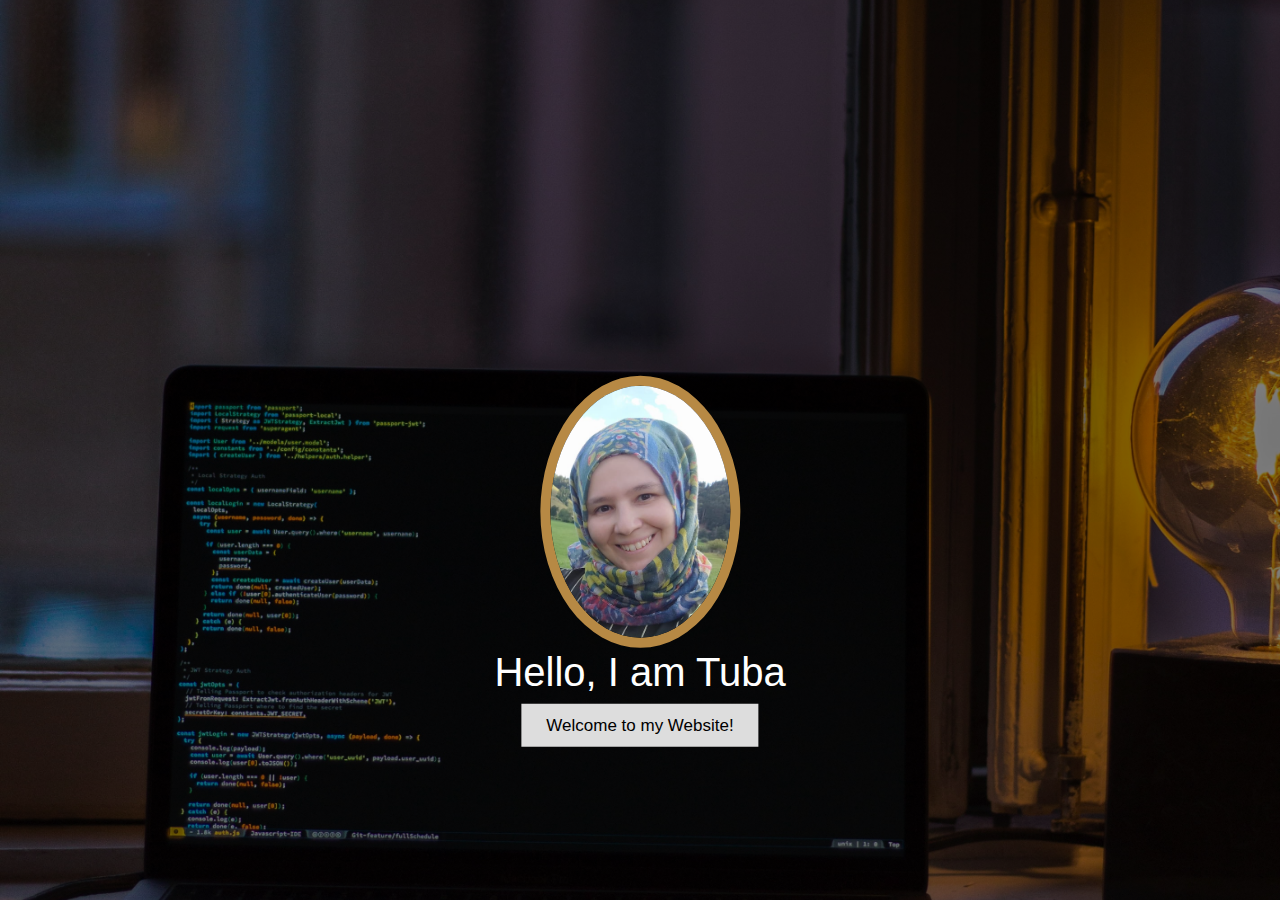
<file: index.html>
<!DOCTYPE html>
<html lang="en">
<head>
    <meta charset="UTF-8">
    <meta http-equiv="X-UA-Compatible" content="IE=edge">
    <meta name="viewport" content="width=device-width, initial-scale=1.0">
    <link rel="stylesheet" href="https://stackpath.bootstrapcdn.com/bootstrap/4.1.3/css/bootstrap.min.css">
    <title>Web Portfolio of Tuba </title>
    <link rel="stylesheet" href="css/styles.css">
</head>
<body>
    

    <main>
        <div class="hero-image">
            <div class="hero-text">
              <div id="my_photo">
                <img src="./my_photo2.png" alt="my_photo.png" width="200px" >
              </div>
              <h1>Hello, I am Tuba</h1>
              <!-- <p>And I'm a Machine Learning Engineer</p> -->
              <a href="./Home/index.html"> Welcome to my Website!</a>

            </div>
          </div>
        <!-- <h1>My Portfolio Website </h1> -->


        <section>

        </section>


    </main>
 


    <script src="script.js"></script>
    <script src="https://code.jquery.com/jquery-3.3.1.slim.min.js"></script>
    <script src="https://cdnjs.cloudflare.com/ajax/libs/popper.js/1.14.3/umd/popper.min.js"></script>
    <script src="https://stackpath.bootstrapcdn.com/bootstrap/4.1.3/js/bootstrap.min.js"></script>
    
</body>
</html>
</file>
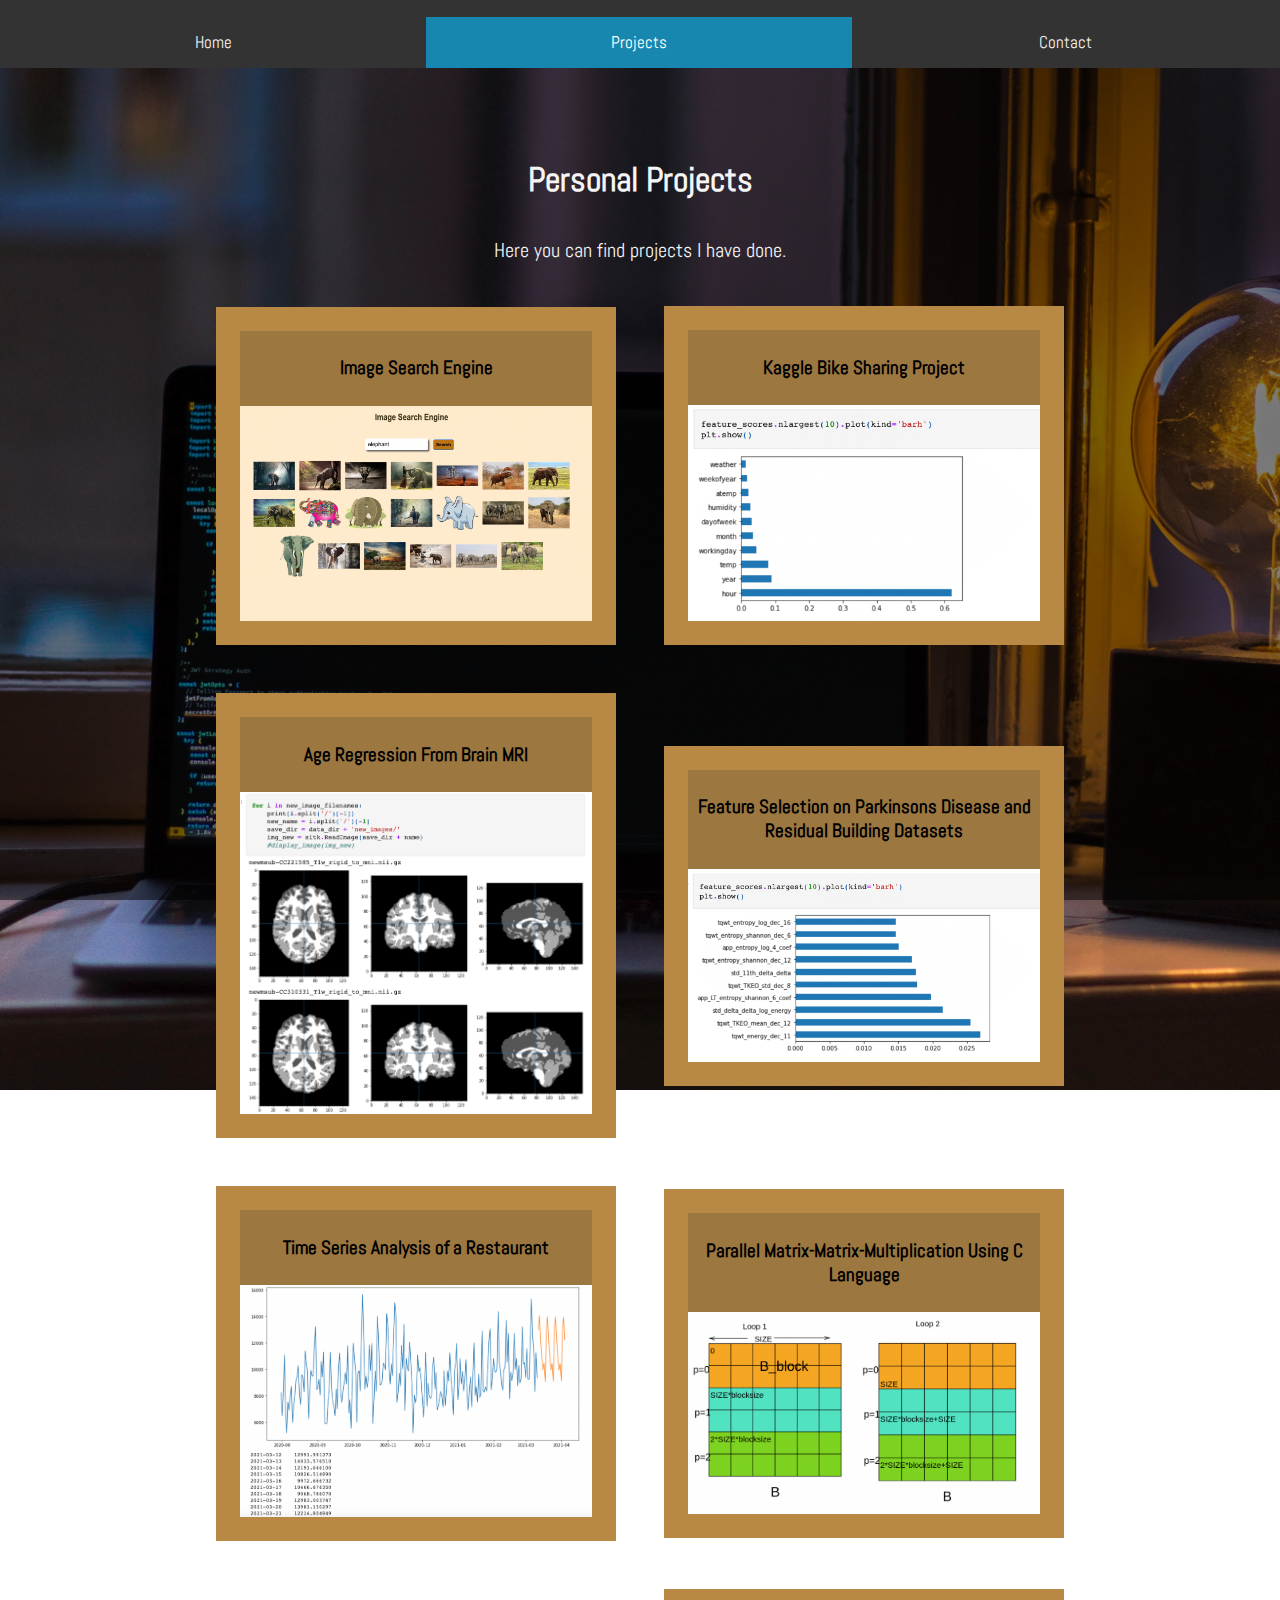
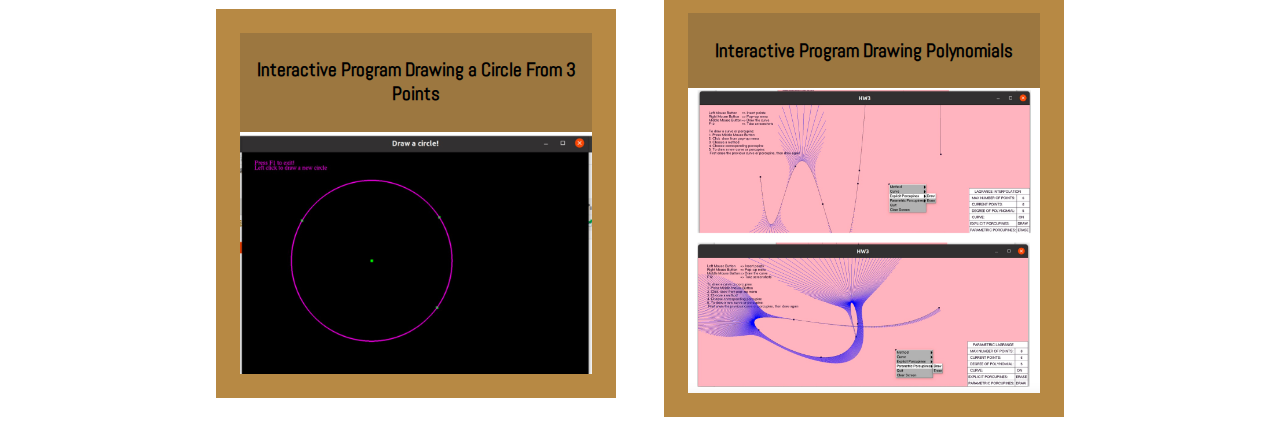
<file: projects/index.html>
<!DOCTYPE html>
<html lang="en">
<head>
    <meta charset="UTF-8">
    <meta http-equiv="X-UA-Compatible" content="IE=edge">
    <meta name="viewport" content="width=device-width, initial-scale=1.0">
    <!-- <link rel="stylesheet" href="https://stackpath.bootstrapcdn.com/bootstrap/4.1.3/css/bootstrap.min.css"> -->
    <!-- <link rel="preconnect" href="https://fonts.googleapis.com"> -->
    <!-- <link rel="preconnect" href="https://fonts.gstatic.com" crossorigin> -->
    <link href="https://fonts.googleapis.com/css2?family=Abel&family=Medula+One&display=swap" rel="stylesheet"> 
    <!-- <link rel="stylesheet" href="https://cdnjs.cloudflare.com/ajax/libs/font-awesome/4.7.0/css/font-awesome.min.css"> -->
    <!-- <link rel="stylesheet" href="../css/styles.css"> -->
    

    <link rel="stylesheet" href="projects.css">
    <link rel="stylesheet" href="/projects/bike_sharing/style.css">
    <!-- <link rel="stylesheet" href="../Home/styles.css"> -->

    <title>Projects - Portfolio of Tuba</title>
</head>
<body>
        <!-- <header> -->
            <nav class="navbar">
                <!-- <div id="navbarMenu"> -->
                       <ul class="navbar-nav">
                            <li><a class="nav-link" href="/Home">Home</a></li>
                            <li><a class="nav-link active" href="/projects">Projects</a></li>
                            <li><a class="nav-link" href="/Contact/">Contact</a></li>
                            <!-- <li><a href="javascript:void(0);" class="icon" onclick="myFunction()">  -->
                                    <i class="fa fa-bars"></i>
                                </a>
                            </li>
                       </ul>
                <!-- </div> -->
            </nav>
        <!-- </header> -->
    

    <div class="hero-image" class="container" > 
        <!-- <h1 class="title"> Projects</h1>
        <p>Here you will soon find my projects.</p> -->
        <header>
            <h1>Personal Projects</h1>
        </header>
        <main >

            <p>Here you can find projects I have done. </p>

            <section id="projects_list">

            </section>
            <!-- <ul>
                <li><a  class="project-item" data-toggle="modal"    href="">
                    <span class="title">
                        <span class="content">
                            <h4> Time Series Analysis of a Restaurant</h4>
                            <p>Time Series Analysis</p>
                        </span>                        
                    </span> 
                    <img class="img-fluid portfolio-img" src="/projects/fifth_project/time_series.png" alt="time_series_project">
                    </a>
                </li>
                <li><a  class="project-item" data-toggle="modal"    href="fourth_project">
                    <span class="title">
                        <span class="content">
                            <h4> Kaggle Bike Sharing Project</h4>
                            <p>Bike Sharing Demand: Forecast use of a city bikeshare system</p>
                        </span>                        
                    </span> 
                    <img class="img-fluid portfolio-img" src="/projects/fourth_project/bike_sharing.png" alt="bike_sharing">
                    </a>
                </li>
                <li><a  class="project-item" data-toggle="modal"    href="third_project">
                    <span class="title">
                        <span class="content">
                            <h4> Age Regression From Brain MRI</h4>
                            <p>Volume-based regression is implemented using brain structure segmentation.</p>
                        </span>                        
                    </span> 
                    <img class="img-fluid portfolio-img" src="/projects/third_project/brain.png" alt="porcupines">
                    </a>
                </li>
                <li><a  class="project-item" data-toggle="modal"    href="polynomial/">
                        <span class="title">
                            <span class="content">
                                <h4>Interactive Program Drawing Polynomials </h4>
                                <p>C language is used with OpenGL Graphics Library.</p>
                            </span>                        
                        </span> 
                        <img class="img-fluid portfolio-img" src="/projects/second_project/porc5.png" alt="porcupines">
                    </a>
                </li>
                <li><a  class="project-item" data-toggle="modal"    href="first_project">
                    <span class="title">
                        <span class="content">
                            <h4>Interactive Program Drawing a Circle From 3 Points </h4>
                            <p>C language is used with OpenGL Graphics Library.</p>
                        </span>                        
                    </span> 
                    <img class="img-fluid portfolio-img" src="/projects/first_project/circle.png" alt="porcupines">
                    </a>
                </li>
                
            </ul> -->
        </main>
        
        
    </div>   
        
 
    <script src="script.js"></script>
</body>
</html>
</file>
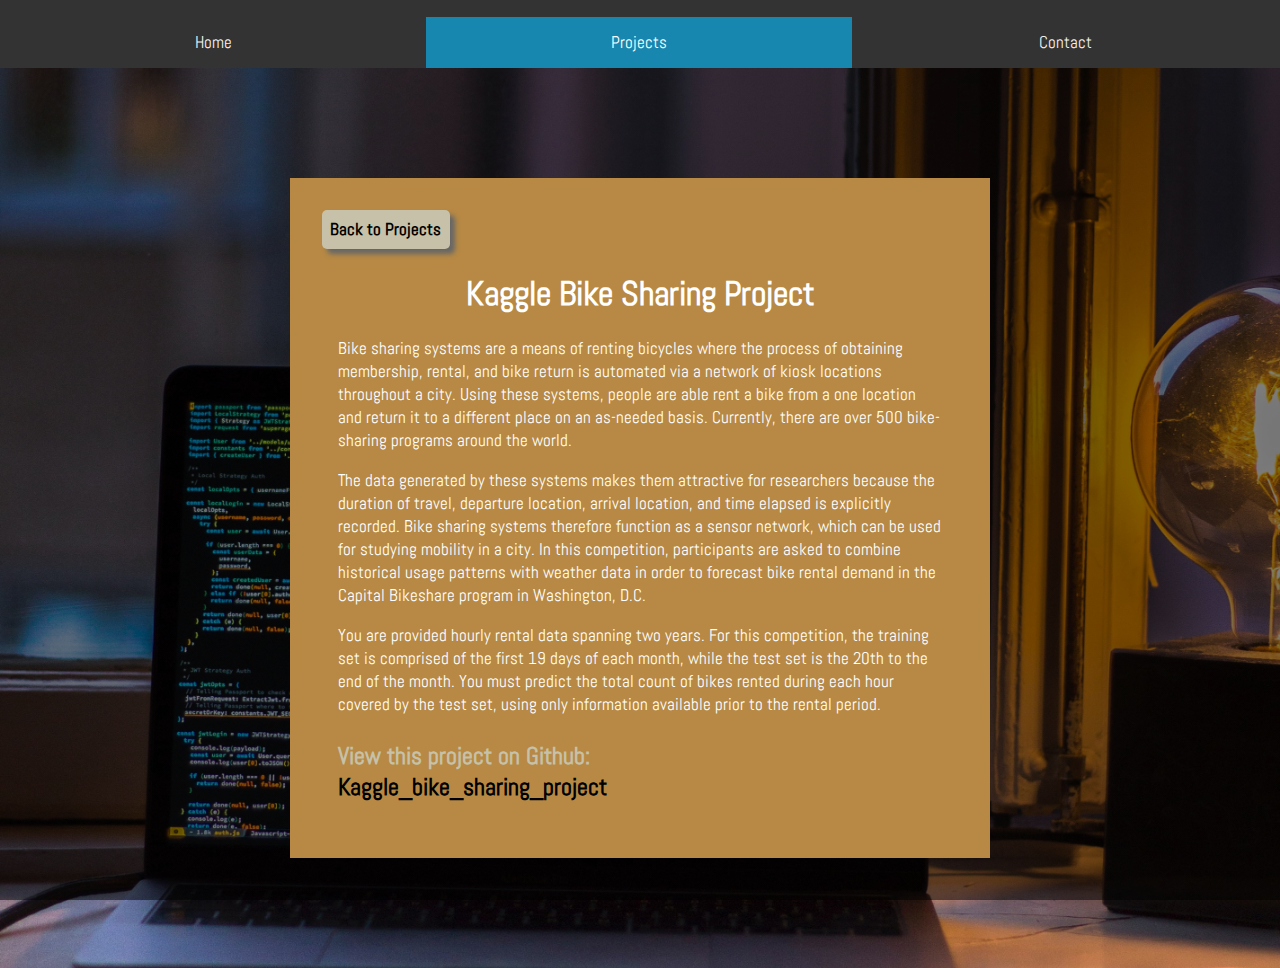
<file: projects/bike_sharing/index.html>
<!DOCTYPE html>
<html>
    <head>
       <meta charset="utf-8">
       <meta name="viewport" content="width = device-width, initial-scale=1">
       <!-- <link rel="preconnect" href="https://fonts.googleapis.com"> -->
        <!-- <link rel="preconnect" href="https://fonts.gstatic.com" crossorigin> -->
        <link href="https://fonts.googleapis.com/css2?family=Abel&family=Medula+One&display=swap" rel="stylesheet"> 
       <!-- <link rel="stylesheet" href="https://stackpath.bootstrapcdn.com/bootstrap/4.1.3/css/bootstrap.min.css"> -->

       <!-- <link rel="stylesheet" href="/css/styles.css"> -->
       <link rel="stylesheet" href="style.css">
       <title>Bike Sharing Project - Web Portfolio of Tuba</title>
       
       <!-- Load an icon library to show a hamburger menu (bars) on small screens -->
       <!-- <link rel="stylesheet" href="https://cdnjs.cloudflare.com/ajax/libs/font-awesome/4.7.0/css/font-awesome.min.css"> -->
   </head>
   <body>
       <!-- <header> -->
           <nav class="navbar">
               <!-- <div class="container">
                   <div class="collapse navbar-collapse" id="navbarMenu"> -->
                       <ul class="navbar-nav">
                           <li><a class="nav-link" href="/Home">Home</a></li>
                           <li><a class="nav-link active" href="/projects">Projects</a></li>
                           <li><a class="nav-link" href="/Contact">Contact</a></li>
                           <!-- <li><a href="javascript:void(0);" class="icon" onclick="myFunction() </li>  -->
                                   <!-- <i class="fa fa-bars"></i> </a> -->
                           
                      </ul>
                   <!-- </div>
               </div> -->
           </nav>
       <!-- </header> -->
   
       <main>
           <section class="hero-image">
                <article class="hero-text">
                        <a class="back-to-projects" href="/projects/index.html">Back to Projects</a>
                        <h1 class="title">Kaggle Bike Sharing Project</h1>
                        <p>Bike sharing systems are a means of renting bicycles where the process of obtaining membership, rental, and bike return is automated via a network of kiosk locations throughout a city. Using these systems, people are able rent a bike from a one location and return it to a different place on an as-needed basis. Currently, there are over 500 bike-sharing programs around the world. </p>

                        <p>The data generated by these systems makes them attractive for researchers because the duration of travel, departure location, arrival location, and time elapsed is explicitly recorded. Bike sharing systems therefore function as a sensor network, which can be used for studying mobility in a city. In this competition, participants are asked to combine historical usage patterns with weather data in order to forecast bike rental demand in the Capital Bikeshare program in Washington, D.C.</p>  
                
                        <p>You are provided hourly rental data spanning two years. For this competition, the training set is comprised of the first 19 days of each month, while the test set is the 20th to the end of the month. You must predict the total count of bikes rented during each hour covered by the test set, using only information available prior to the rental period. </p> 
                        <p id="github"> View this project on Github:
                            <a href="https://github.com/tubakadriye/Kaggle_bike_sharing_project">Kaggle_bike_sharing_project</a>                             
                        </p>                                     
                </article>                          
            </section>  
       </main>
            
        <!-- <script src="https://code.jquery.com/jquery-3.3.1.slim.min.js"></script>
        <script src="https://cdnjs.cloudflare.com/ajax/libs/popper.js/1.14.3/umd/popper.min.js"></script>
        <script src="https://stackpath.bootstrapcdn.com/bootstrap/4.1.3/js/bootstrap.min.js"></script> -->
    </body>   
</html>
</file>
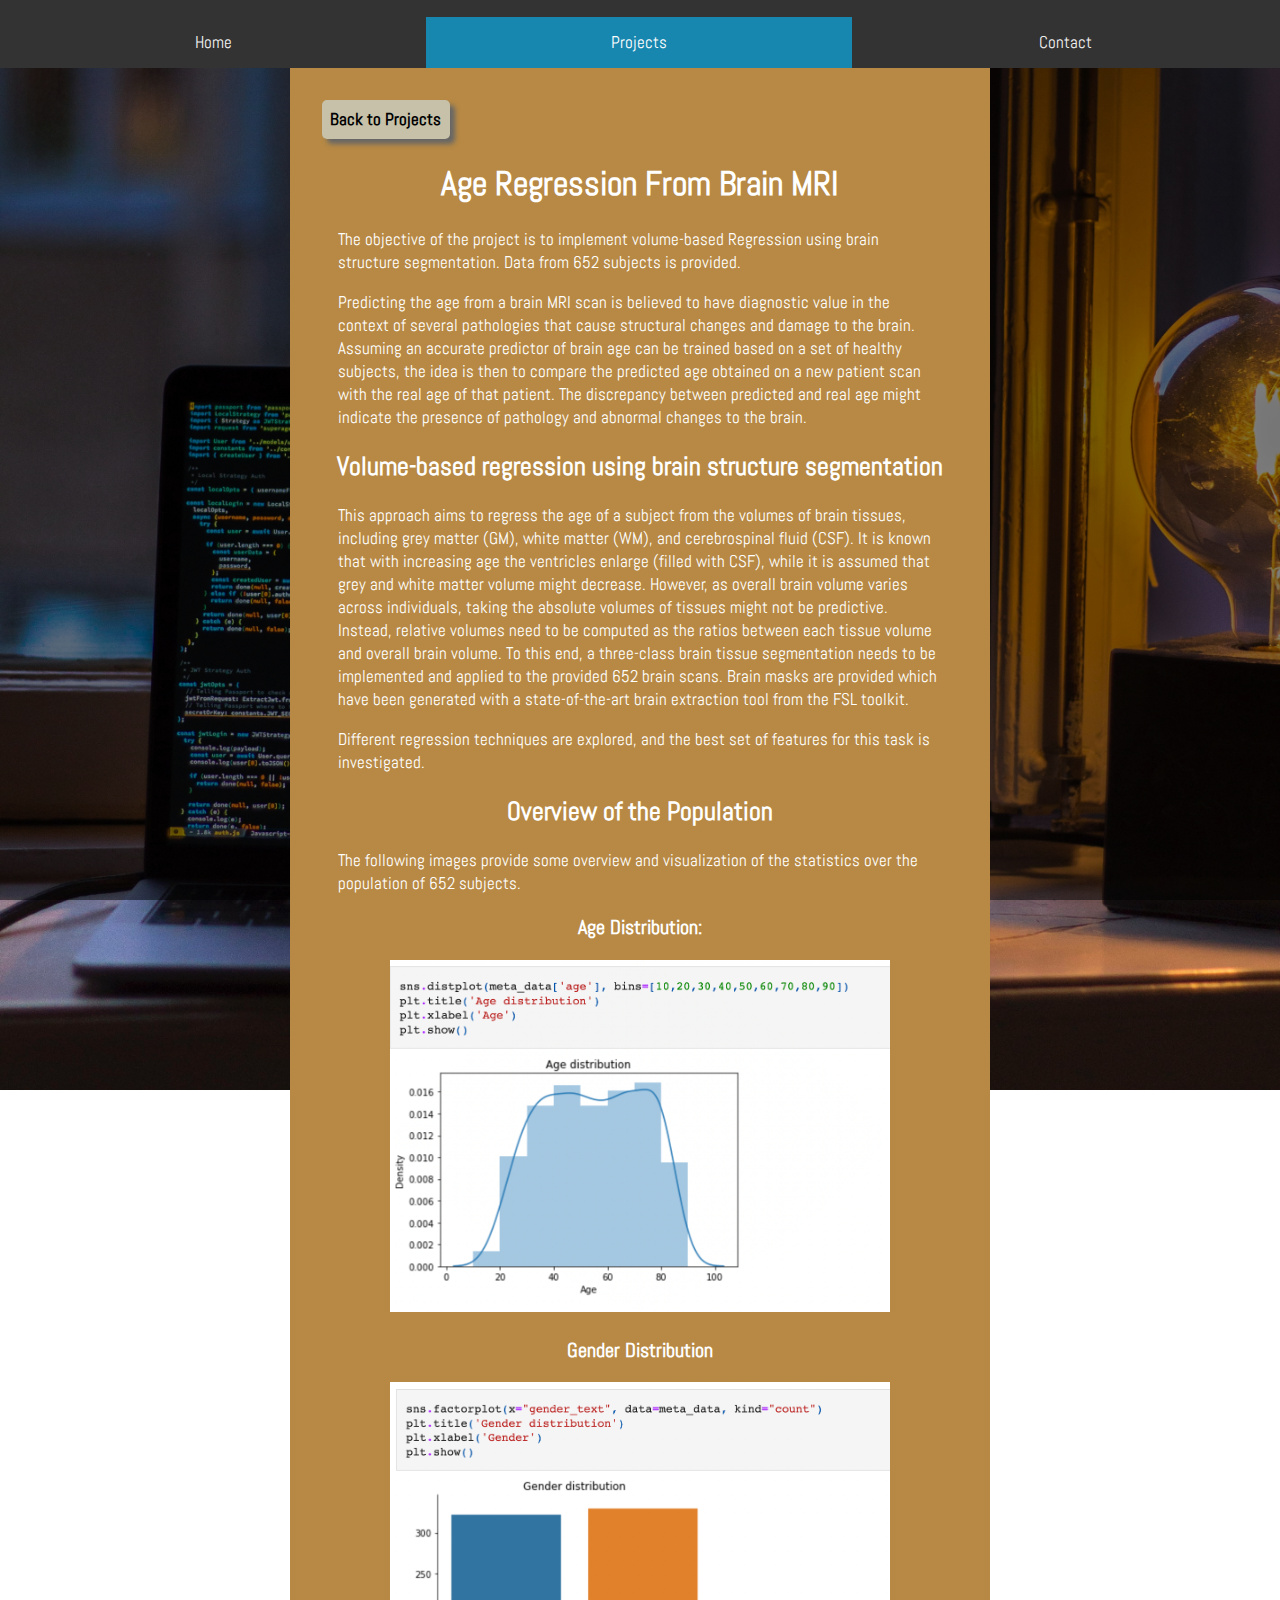
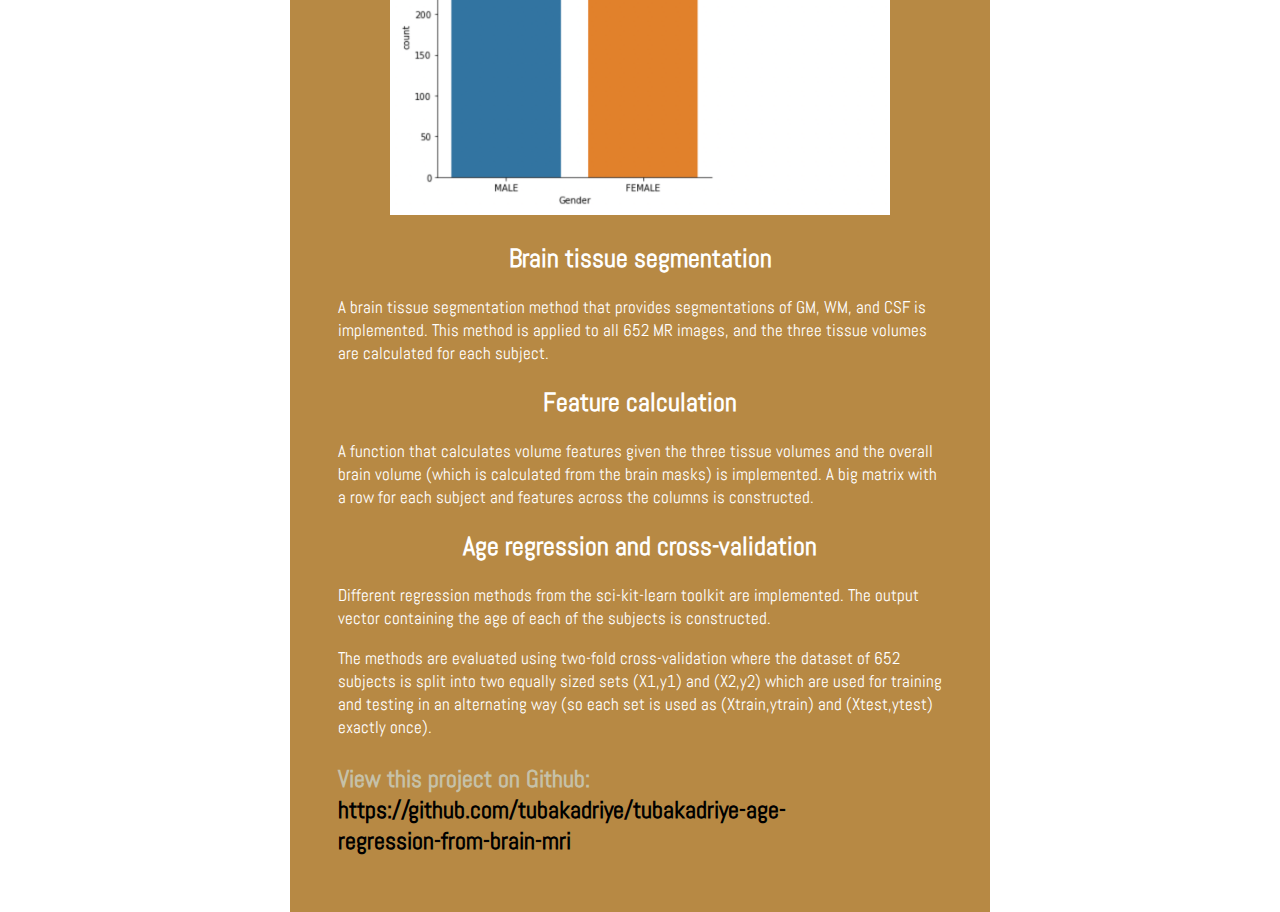
<file: projects/brain/index.html>
<!DOCTYPE html>
<html>
    <head>
       <meta charset="utf-8">
       <meta name="viewport" content="width = device-width, initial-scale=1">
       <!-- <link rel="preconnect" href="https://fonts.googleapis.com"> -->
        <!-- <link rel="preconnect" href="https://fonts.gstatic.com" crossorigin> -->
        <link href="https://fonts.googleapis.com/css2?family=Abel&family=Medula+One&display=swap" rel="stylesheet"> 
       <!-- <link rel="stylesheet" href="https://stackpath.bootstrapcdn.com/bootstrap/4.1.3/css/bootstrap.min.css"> -->
       <link rel="stylesheet" href="../bike_sharing/style.css">
       <title>Age Regression From Brain MRI - Web Portfolio of Tuba</title> 
    </head>
    <body>
        <nav class="navbar">
            <!-- <div class="container">
                <button class="navbar-toggler" type="button"  data-toggle="collapse" data-target="#navbarMenu">
                    <span class="navbar-toggler-icon"></span>
                </button>
                <div class="collapse navbar-collapse" id="navbarMenu"> -->
                    <ul class="navbar-nav">
                        <li><a class="nav-link" href="/Home">Home</a></li>
                        <li><a class="nav-link active" href="/projects">Projects</a></li>
                        <li><a class="nav-link" href="/Contact">Contact</a></li>
                    </ul>

                <!-- </div>

            </div> -->

        </nav>
        
        <main>
            <section class="hero-image">
                 <article class="hero-text">
                        <a class="back-to-projects" href="/projects/index.html">Back to Projects</a>
                        <h1>Age Regression From Brain MRI</h1>
                         <p>The objective of the project is to implement volume-based Regression using brain structure segmentation. Data from 652 subjects is provided.</p>
 
                         <p>Predicting the age from a brain MRI scan is believed to have diagnostic value in the context of several pathologies that cause structural changes and damage to the brain. Assuming an accurate predictor of brain age can be trained based on a set of healthy subjects, the idea is then to compare the predicted age obtained on a new patient scan with the real age of that patient. The discrepancy between predicted and real age might indicate the presence of pathology and abnormal changes to the brain.</p>  
                         <h2>
                            Volume-based regression using brain structure segmentation
                         </h2>
                 
                         <p>This approach aims to regress the age of a subject from the volumes of brain tissues, including grey matter (GM), white matter (WM), and cerebrospinal fluid (CSF). It is known that with increasing age the ventricles enlarge (filled with CSF), while it is assumed that grey and white matter volume might decrease. However, as overall brain volume varies across individuals, taking the absolute volumes of tissues might not be predictive. Instead, relative volumes need to be computed as the ratios between each tissue volume and overall brain volume. To this end, a three-class brain tissue segmentation needs to be implemented and applied to the provided 652 brain scans. Brain masks are provided which have been generated with a state-of-the-art brain extraction tool from the FSL toolkit.</p> 
                         <p>
                            Different regression techniques are explored, and the best set of features for this task is investigated. 
                         </p>
                         <h2>
                            Overview of the Population
                         </h2>
                         <p>
                            The following images provide some overview and visualization of the statistics over the population of 652 subjects.                            
                         </p>
                        
                            <div class="image">
                                <h3>Age Distribution: </h3> 
                                <img src="./age_distribution.png" width="500px" alt="age distribution of the population">

                            </div>
                            <div class="image">
                                <h3>Gender Distribution</h3>
                                <img src="./gender_distribution.png" width="500px" alt="gender distribution of the population">
                            </div>                         
                         <h2>Brain tissue segmentation</h2>
                         <p>
                            A brain tissue segmentation method that provides segmentations of GM, WM, and CSF is implemented. This method is applied to all 652 MR images, and the three tissue volumes are calculated for each subject.
                         </p>
                         <h2>Feature calculation</h2>
                         <p>
                            A function that calculates volume features given the three tissue volumes and the overall brain volume (which is calculated from the brain masks) is implemented. A big matrix with a row for each subject and features across the columns is constructed.
                         </p>
                         <h2>Age regression and cross-validation </h2>
                         <p>
                            Different regression methods from the sci-kit-learn toolkit are implemented. The output vector containing the age of each of the subjects is constructed.
                         </p>
                         <p>
                            The methods are evaluated using two-fold cross-validation where the dataset of 652 subjects is split into two equally sized sets (X1,y1) and (X2,y2) which are used for training and testing in an alternating way (so each set is used as (Xtrain,ytrain) and (Xtest,ytest) exactly once).
                         </p>  
                         <section id="github">
                            <p > View this project on Github: 
                                <a href="https://github.com/tubakadriye/tubakadriye-age_regression_from_brain_mri">https://github.com/tubakadriye/tubakadriye-age-regression-from-brain-mri</a>          
                             </p>  
                        </section>                                                              
                 </article>                          
             </section>  
        </main>
        
        <!-- <script src="https://code.jquery.com/jquery-3.3.1.slim.min.js"></script> -->
        <!-- <script src="https://cdnjs.cloudflare.com/ajax/libs/popper.js/1.14.3/umd/popper.min.js"></script> -->
        <!-- <script src="https://stackpath.bootstrapcdn.com/bootstrap/4.1.3/js/bootstrap.min.js"></script> -->
    </body>   
</html>
</file>
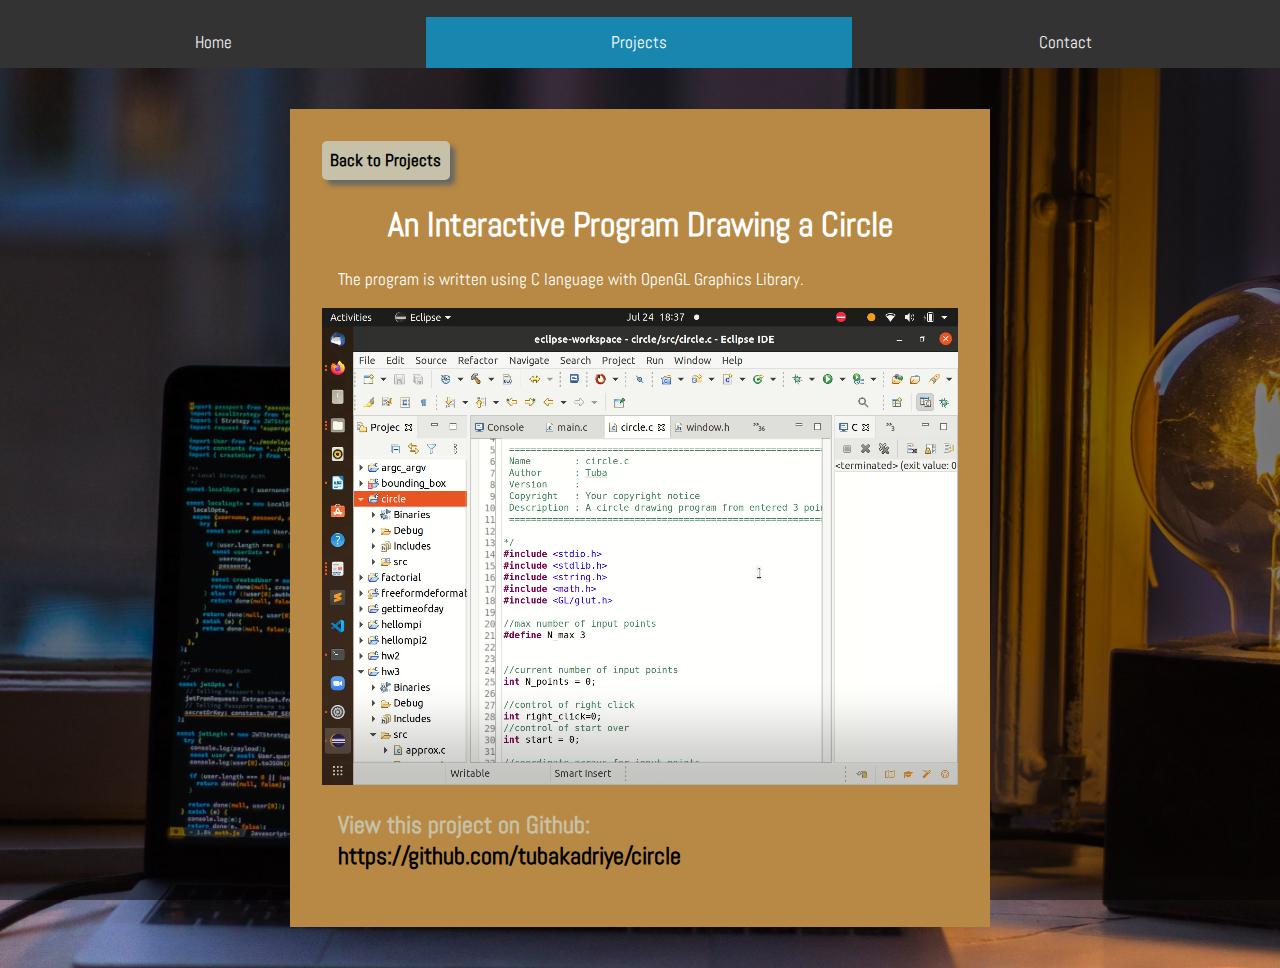
<file: projects/circle/index.html>
<!DOCTYPE html>
<html>
    <head>
       <meta charset="utf-8">
       <meta name="viewport" content="width = device-width, initial-scale=1">
       <!-- <link rel="preconnect" href="https://fonts.googleapis.com"> -->
        <!-- <link rel="preconnect" href="https://fonts.gstatic.com" crossorigin> -->
        <link href="https://fonts.googleapis.com/css2?family=Abel&family=Medula+One&display=swap" rel="stylesheet"> 
       <!-- <link rel="stylesheet" href="https://stackpath.bootstrapcdn.com/bootstrap/4.1.3/css/bootstrap.min.css"> -->
       <link rel="stylesheet" href="../bike_sharing/style.css">
       <title>Circle</title> 
    </head>
    <body>
        <nav class="navbar">
            <!-- <div class="container"> -->
                <!-- <div class="collapse navbar-collapse" id="navbarMenu"> -->
                    <ul class="navbar-nav">
                        <li><a class="nav-link" href="/Home">Home</a></li>
                        <li><a class="nav-link active" href="/projects">Projects</a></li>
                        <li><a class="nav-link" href="/Contact">Contact</a></li>
                    </ul>

                <!-- </div> -->

            <!-- </div> -->

        </nav>
        <main>
            <section class="hero-image">
                 <article class="hero-text">
                    <a class="back-to-projects" href="/projects/index.html">Back to Projects</a>
                    <h1 class="title">An Interactive Program Drawing a Circle </h1>
                    <p>The program is written using C language with OpenGL Graphics Library. </p>
                    <div class="embed-responsive embed-responsive-16by9 image video">
                        <iframe class="embed-responsive-item" src="circle.webm" allowfullscreen></iframe>  
                   
                    </div>
                   <p id="github"> View this project on Github:
                        <a href="https://github.com/tubakadriye/circle">https://github.com/tubakadriye/circle</a>                             
                    </p> 
                                                      
                 </article>                          
             </section>  
        </main>
        
        <!-- <script src="https://code.jquery.com/jquery-3.3.1.slim.min.js"></script> -->
        <!-- <script src="https://cdnjs.cloudflare.com/ajax/libs/popper.js/1.14.3/umd/popper.min.js"></script> -->
        <!-- <script src="https://stackpath.bootstrapcdn.com/bootstrap/4.1.3/js/bootstrap.min.js"></script> -->
    </body>   
</html>
</file>
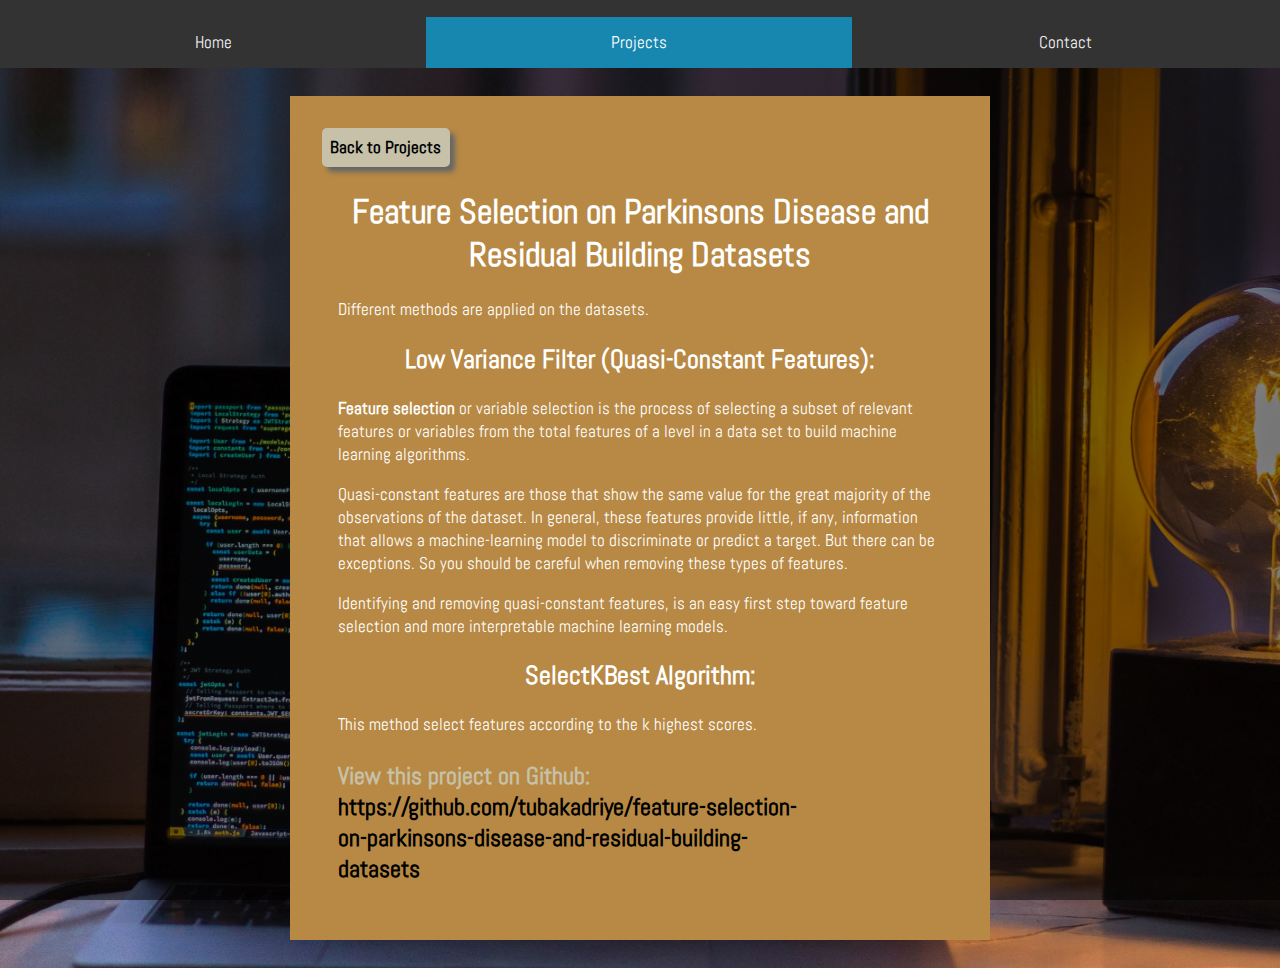
<file: projects/feature_selection/index.html>
<!DOCTYPE html>
<html>
    <head>
       <meta charset="utf-8">
       <meta name="viewport" content="width = device-width, initial-scale=1">
       <!-- <link rel="preconnect" href="https://fonts.googleapis.com"> -->
        <!-- <link rel="preconnect" href="https://fonts.gstatic.com" crossorigin> -->
        <link href="https://fonts.googleapis.com/css2?family=Abel&family=Medula+One&display=swap" rel="stylesheet"> 
       <!-- <link rel="stylesheet" href="https://stackpath.bootstrapcdn.com/bootstrap/4.1.3/css/bootstrap.min.css"> -->
       <link rel="stylesheet" href="../bike_sharing/style.css">
       <title>Feature Selection - Web Portfolio of Tuba</title> 
    </head>
    <body>
        <nav class="navbar">
            <!-- <div class="container">
                <button class="navbar-toggler" type="button"  data-toggle="collapse" data-target="#navbarMenu">
                    <span class="navbar-toggler-icon"></span>
                </button>
                <div class="collapse navbar-collapse" id="navbarMenu"> -->
                    <ul class="navbar-nav">
                        <li><a class="nav-link" href="/Home">Home</a></li>
                        <li><a class="nav-link active" href="/projects">Projects</a></li>
                        <li><a class="nav-link" href="/Contact">Contact</a></li>
                    </ul>

                <!-- </div>

            </div> -->

        </nav>
        
        <main>
            <section class="hero-image">
                 <article class="hero-text">
                        <a class="back-to-projects" href="/projects/index.html">Back to Projects</a>
                        <h1>Feature Selection on Parkinsons Disease and Residual Building Datasets</h1>
                         <p>Different methods are applied on the datasets.</p>
                         <h2>
                            Low Variance Filter (Quasi-Constant Features):
                         </h2>
                         <p>
                            <strong>Feature selection</strong> or variable selection is the process of selecting a subset of relevant features or variables from the total features of a level in a data set to build machine learning algorithms. 
                         </p>
                 
                         <p>Quasi-constant features are those that show the same value for the great majority of the observations of the dataset. In general, these features provide little, if any, information that allows a machine-learning model to discriminate or predict a target. But there can be exceptions. So you should be careful when removing these types of features.</p> 
                         <p>
                            Identifying and removing quasi-constant features, is an easy first step toward feature selection and more interpretable machine learning models.
                         </p>
                         <h2>
                            SelectKBest Algorithm: 
                         </h2>
                         <p>
                            This method select features according to the k highest scores.                            
                         </p>
                        
                            <!-- <div class="image">
                                <h3>Age Distribution: </h3> 
                                <img src="./age_distribution.png" width="500px" alt="age distribution of the population">

                            </div>
                            <div class="image">
                                <h3>Gender Distribution</h3>
                                <img src="./gender_distribution.png" width="500px" alt="gender distribution of the population">
                            </div>                         
                         <h2>Brain tissue segmentation</h2>
                         <p>
                            A brain tissue segmentation method that provides segmentations of GM, WM, and CSF is implemented. This method is applied to all 652 MR images, and the three tissue volumes are calculated for each subject.
                         </p>
                         <h2>Feature calculation</h2>
                         <p>
                            A function that calculates volume features given the three tissue volumes and the overall brain volume (which is calculated from the brain masks) is implemented. A big matrix with a row for each subject and features across the columns is constructed.
                         </p>
                         <h2>Age regression and cross-validation </h2>
                         <p>
                            Different regression methods from the sci-kit-learn toolkit are implemented. The output vector containing the age of each of the subjects is constructed.
                         </p>
                         <p>
                            The methods are evaluated using two-fold cross-validation where the dataset of 652 subjects is split into two equally sized sets (X1,y1) and (X2,y2) which are used for training and testing in an alternating way (so each set is used as (Xtrain,ytrain) and (Xtest,ytest) exactly once).
                         </p> 
                                                   -->
                         
                    <section id="github">
                        <p > View this project on Github: 
                            <a href="https://github.com/tubakadriye/feature_selection_on_parkinsons_disease_and_residual_building_datasets">https://github.com/tubakadriye/feature-selection-on-parkinsons-disease-and-residual-building-datasets</a>  
    
                         </p>  
                    </section>
                 </article>                           
             </section>  
        </main>
        
        <!-- <script src="https://code.jquery.com/jquery-3.3.1.slim.min.js"></script> -->
        <!-- <script src="https://cdnjs.cloudflare.com/ajax/libs/popper.js/1.14.3/umd/popper.min.js"></script> -->
        <!-- <script src="https://stackpath.bootstrapcdn.com/bootstrap/4.1.3/js/bootstrap.min.js"></script> -->
    </body>   
</html>
</file>
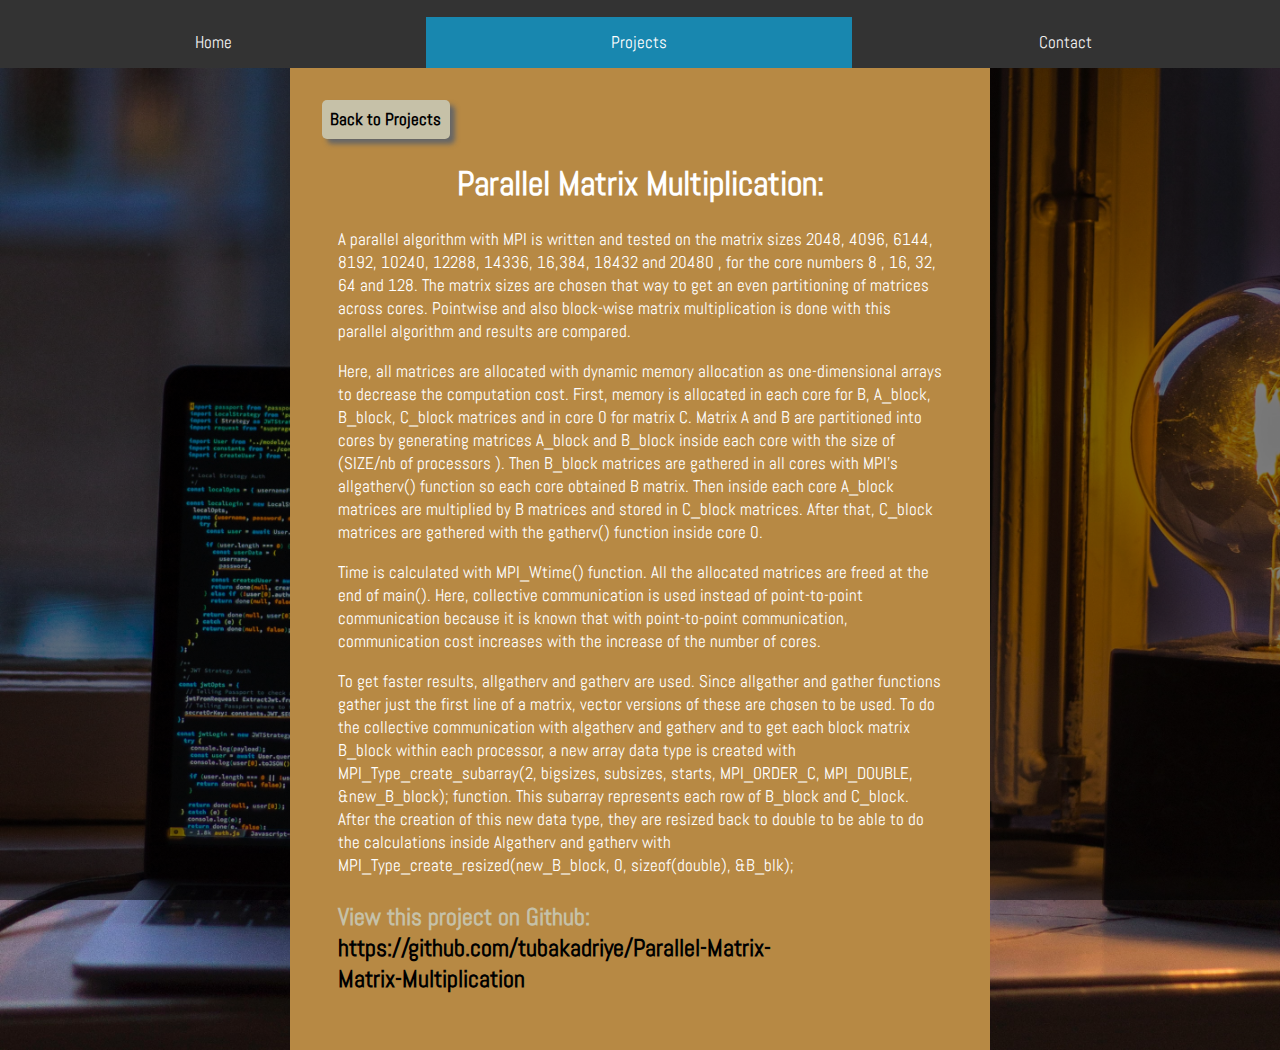
<file: projects/parallel_matmat_mul/index.html>
<!DOCTYPE html>
<html>
    <head>
       <meta charset="utf-8">
       <meta name="viewport" content="width = device-width, initial-scale=1">
       <!-- <link rel="preconnect" href="https://fonts.googleapis.com"> -->
        <!-- <link rel="preconnect" href="https://fonts.gstatic.com" crossorigin> -->
        <link href="https://fonts.googleapis.com/css2?family=Abel&family=Medula+One&display=swap" rel="stylesheet"> 
       <!-- <link rel="stylesheet" href="https://stackpath.bootstrapcdn.com/bootstrap/4.1.3/css/bootstrap.min.css"> -->
       <link rel="stylesheet" href="../bike_sharing/style.css">
       <title>Parallel Matrix Multiplication: - Web Portfolio of Tuba</title> 
    </head>
    <body>
        <nav class="navbar">
            <!-- <div class="container">
                <button class="navbar-toggler" type="button"  data-toggle="collapse" data-target="#navbarMenu">
                    <span class="navbar-toggler-icon"></span>
                </button>
                <div class="collapse navbar-collapse" id="navbarMenu"> -->
                    <ul class="navbar-nav">
                        <li><a class="nav-link" href="/Home">Home</a></li>
                        <li><a class="nav-link active" href="/projects">Projects</a></li>
                        <li><a class="nav-link" href="/contact">Contact</a></li>
                    </ul>

                <!-- </div>

            </div> -->

        </nav>
        
        <main>
            <section class="hero-image">
                 <article class="hero-text">
                        <a class="back-to-projects" href="/projects/index.html">Back to Projects</a>
                        <h1 class="title">Parallel Matrix Multiplication:</h1>
                         <p>A parallel algorithm with MPI is written and tested on the matrix sizes 2048, 4096, 6144, 8192,
                           10240, 12288, 14336, 16,384, 18432 and 20480 , for the core numbers 8 , 16, 32, 64 and 128. The
                           matrix sizes are chosen that way to get an even partitioning of matrices across cores. Pointwise and also
                           block-wise matrix multiplication is done with this parallel algorithm and results are compared.</p>
 
                         <p>Here, all matrices are allocated with dynamic memory allocation as one-dimensional arrays to
                           decrease the computation cost. First, memory is allocated in each core for B, A_block, B_block,
                           C_block matrices and in core 0 for matrix C. Matrix A and B are partitioned into cores by generating
                           matrices A_block and B_block inside each core with the size of (SIZE/nb of processors ). Then
                           B_block matrices are gathered in all cores with MPI’s allgatherv() function so each core obtained B
                           matrix. Then inside each core A_block matrices are multiplied by B matrices and stored in C_block
                           matrices. After that, C_block matrices are gathered with the gatherv() function inside core 0. </p>  
                 
                         <p>Time is
                           calculated with MPI_Wtime() function. All the allocated matrices are freed at the end of main().
                           Here, collective communication is used instead of point-to-point communication because it is
                           known that with point-to-point communication, communication cost increases with the increase of
                           the number of cores.</p> 
                         <p>
                           To get faster results, allgatherv and gatherv are used. Since allgather and gather
                           functions gather just the first line of a matrix, vector versions of these are chosen to be used.
                           To do the collective communication with algatherv and gatherv and to get each block matrix
                           B_block within each processor, a new array data type is created with MPI_Type_create_subarray(2,
                           bigsizes, subsizes, starts, MPI_ORDER_C, MPI_DOUBLE, &new_B_block); function. This
                           subarray represents each row of B_block and C_block. After the creation of this new data type, they are resized back to double to be able to do the calculations inside Algatherv and gatherv with
                           MPI_Type_create_resized(new_B_block, 0, sizeof(double), &B_blk);
                         </p>
                            
                         <p id="github"> View this project on Github: 
                            <a href="https://github.com/tubakadriye/Parallel-Matrix-Matrix-Multiplication">https://github.com/tubakadriye/Parallel-Matrix-Matrix-Multiplication</a>  
 
                         </p>  
                                     
                 </article> 
                          
             </section>  
        </main>
        
        <!-- <script src="https://code.jquery.com/jquery-3.3.1.slim.min.js"></script> -->
        <!-- <script src="https://cdnjs.cloudflare.com/ajax/libs/popper.js/1.14.3/umd/popper.min.js"></script> -->
        <!-- <script src="https://stackpath.bootstrapcdn.com/bootstrap/4.1.3/js/bootstrap.min.js"></script> -->
    </body>   
</html>
</file>
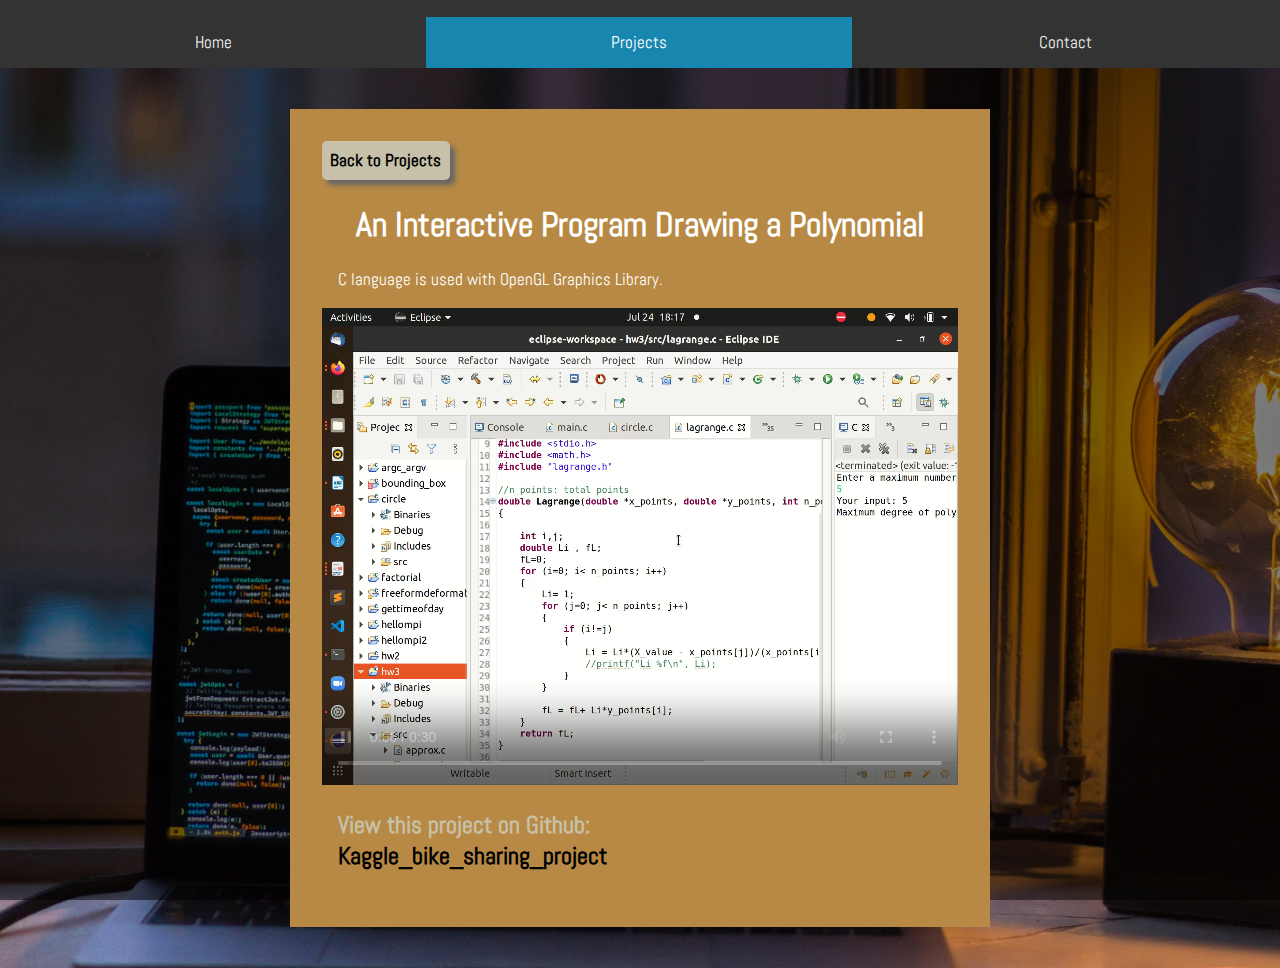
<file: projects/polynomial/index.html>
<!DOCTYPE html>
<html>
    <head>
       <meta charset="utf-8">
       <meta name="viewport" content="width = device-width, initial-scale=1">
       <!-- <link rel="preconnect" href="https://fonts.googleapis.com"> -->
        <!-- <link rel="preconnect" href="https://fonts.gstatic.com" crossorigin> -->
        <link href="https://fonts.googleapis.com/css2?family=Abel&family=Medula+One&display=swap" rel="stylesheet"> 
       <!-- <link rel="stylesheet" href="https://stackpath.bootstrapcdn.com/bootstrap/4.1.3/css/bootstrap.min.css"> -->
       <link rel="stylesheet" href="../bike_sharing/style.css">
       <title>Polynomial</title> 
    </head>
    <body>
        <nav class="navbar">
            <!-- <div class="container"> -->
                <!-- <button class="navbar-toggler" type="button"  data-toggle="collapse" data-target="#navbarMenu"> -->
                    <!-- <span class="navbar-toggler-icon"></span> -->
                <!-- </button> -->
                <!-- <div class="collapse navbar-collapse" id="navbarMenu"> -->
                    <ul class="navbar-nav">
                        <li><a class="nav-link" href="/Home/">Home</a></li>
                        <li><a class="nav-link active" href="/projects">Projects</a></li>
                        <li><a class="nav-link" href="/Contact">Contact</a></li>
                    </ul>

                <!-- </div> -->

            <!-- </div> -->

        </nav>
        <main>
            <section class="hero-image">
                 <article class="hero-text">
                    <a class="back-to-projects" href="/projects/index.html">Back to Projects</a>
                    <h1 class="title">An Interactive Program Drawing a Polynomial </h1>
                    <p>C language is used with OpenGL Graphics Library. </p>
                    <div class="embed-responsive embed-responsive-16by9 image video">
                        <iframe class="embed-responsive-item" src="lagrange.webm" allowfullscreen></iframe>  
                   
                    </div>
                   <p id="github"> View this project on Github:
                        <a href="https://github.com/tubakadriye/Kaggle_bike_sharing_project">Kaggle_bike_sharing_project</a>                             
                    </p> 
                                                      
                 </article>                          
             </section>  
        </main>
       
            
            
        
        <!-- <script src="https://code.jquery.com/jquery-3.3.1.slim.min.js"></script> -->
        <!-- <script src="https://cdnjs.cloudflare.com/ajax/libs/popper.js/1.14.3/umd/popper.min.js"></script> -->
        <!-- <script src="https://stackpath.bootstrapcdn.com/bootstrap/4.1.3/js/bootstrap.min.js"></script> -->
        <!-- <footer>
            Copyright © Tuba Karaca 2022
        </footer> -->
    </body>   
</html>
</file>
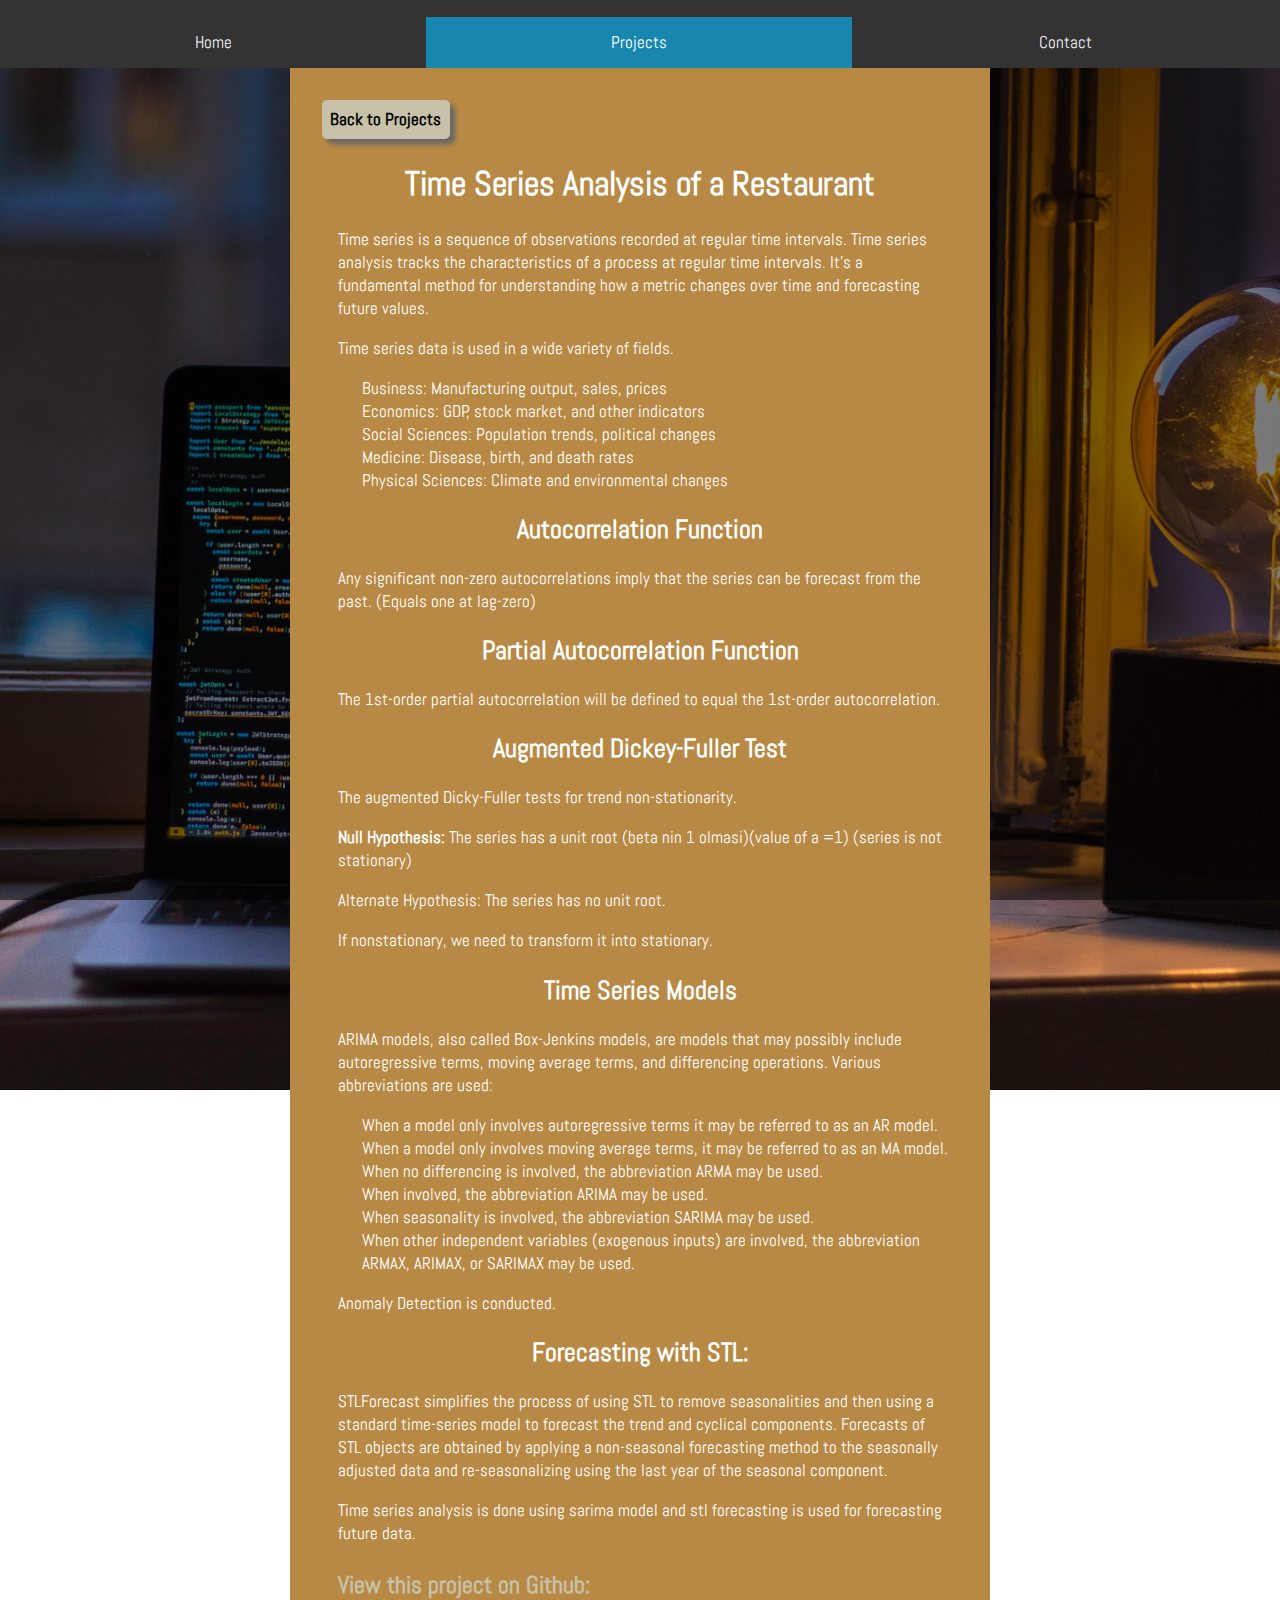
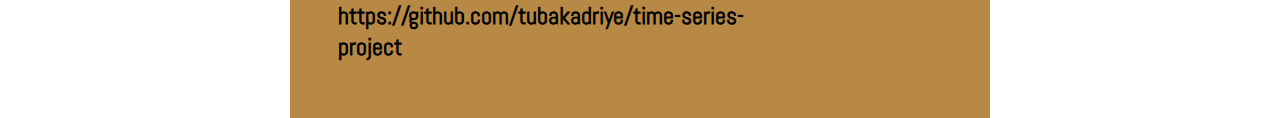
<file: projects/time_series/index.html>
<!DOCTYPE html>
<html>
    <head>
       <meta charset="utf-8">
       <meta name="viewport" content="width = device-width, initial-scale=1">
       <!-- <link rel="preconnect" href="https://fonts.googleapis.com"> -->
        <!-- <link rel="preconnect" href="https://fonts.gstatic.com" crossorigin> -->
        <link href="https://fonts.googleapis.com/css2?family=Abel&family=Medula+One&display=swap" rel="stylesheet"> 
       <!-- <link rel="stylesheet" href="https://stackpath.bootstrapcdn.com/bootstrap/4.1.3/css/bootstrap.min.css"> -->
       <link rel="stylesheet" href="../bike_sharing/style.css">
       <title>Time Series Analysis of a Restaurant - Web Portfolio of Tuba</title> 
    </head>
    <body>
        <nav class="navbar">
            <!-- <div class="container">
                <button class="navbar-toggler" type="button"  data-toggle="collapse" data-target="#navbarMenu">
                    <span class="navbar-toggler-icon"></span>
                </button>
                <div class="collapse navbar-collapse" id="navbarMenu"> -->
                    <ul class="navbar-nav">
                        <li><a class="nav-link" href="/Home">Home</a></li>
                        <li><a class="nav-link active" href="/projects">Projects</a></li>
                        <li><a class="nav-link" href="/Contact">Contact</a></li>
                    </ul>

                <!-- </div>

            </div> -->

        </nav>
        
        <main>
            <section class="hero-image">
                 <article class="hero-text">
                        <a class="back-to-projects" href="/projects/index.html">Back to Projects</a>
                        <h1 class="title">Time Series Analysis of a Restaurant</h1>
                         <p>Time series is a sequence of observations recorded at regular time intervals. Time series analysis tracks the characteristics of a process at regular time intervals. It’s a fundamental method for understanding how a metric changes over time and forecasting future values. </p>
                         <p>Time series data is used in a wide variety of fields. </p>
                         <ul class="para-list">
                           <li>Business: Manufacturing output, sales, prices</li>
                           <li>Economics: GDP, stock market, and other indicators</li>
                           <li>Social Sciences: Population trends, political changes</li>
                           <li>Medicine: Disease, birth, and death rates</li>
                           <li>Physical Sciences: Climate and environmental changes</li>
                         </ul>
                         <h2>
                           Autocorrelation Function
                         </h2>
                         <p>Any significant non-zero autocorrelations imply that the series can be forecast from the past. (Equals one at lag-zero)</p>
                         <h2>Partial Autocorrelation Function</h2>
                         <p>The 1st-order partial autocorrelation will be defined to equal the 1st-order autocorrelation.</p>
                         <h2>Augmented Dickey-Fuller Test</h2>
                         <p>The augmented Dicky-Fuller tests for trend non-stationarity.</p>
                         <p> <strong>Null Hypothesis:</strong>  The series has a unit root (beta nin 1 olmasi)(value of a =1) (series is not stationary)</p>
                         <p>Alternate Hypothesis: The series has no unit root.</p>
                         <p>If nonstationary, we need to transform it into stationary.</p>
                         <h2>Time Series Models</h2>
                         <p>ARIMA models, also called Box-Jenkins models, are models that may possibly include autoregressive terms, moving average terms, and differencing operations. Various abbreviations are used:</p>
                         <ul class="para-list">
                           <li>When a model only involves autoregressive terms it may be referred to as an AR model. </li>
                           <li>When a model only involves moving average terms, it may be referred to as an MA model.</li>
                           <li>When no differencing is involved, the abbreviation ARMA may be used.</li>
                           <li>When involved, the abbreviation ARIMA may be used.</li>
                           <li>When seasonality is involved, the abbreviation SARIMA may be used.</li>
                           <li>When other independent variables (exogenous inputs) are involved, the abbreviation ARMAX, ARIMAX, or SARIMAX may be used.</li>
                         </ul>
                 
                         <p>Anomaly Detection is conducted. </p> 
            
                         <h2>
                           Forecasting with STL:
                         </h2>
                         <p>
                           STLForecast simplifies the process of using STL to remove seasonalities and then using a standard time-series model to forecast the trend and cyclical components. Forecasts of STL objects are obtained by applying a non-seasonal forecasting method to the seasonally adjusted data and re-seasonalizing using the last year of the seasonal component.                         
                         </p>
                         <p>Time series analysis is done using sarima model and stl forecasting is used for forecasting future data. </p>
                         <p id="github"> View this project on Github: 
                            <a href="https://github.com/tubakadriye/time_series_project">https://github.com/tubakadriye/time-series-project</a>  
 
                         </p>  
                                     
                 </article> 
                          
             </section>  
        </main>
        
        <!-- <script src="https://code.jquery.com/jquery-3.3.1.slim.min.js"></script> -->
        <!-- <script src="https://cdnjs.cloudflare.com/ajax/libs/popper.js/1.14.3/umd/popper.min.js"></script> -->
        <!-- <script src="https://stackpath.bootstrapcdn.com/bootstrap/4.1.3/js/bootstrap.min.js"></script> -->
    </body>   
</html>
</file>
<file: css/styles.css>
/* html {
    background-image: url("../images/room.jpg")  ; 
    background-repeat: no-repeat;
    background-size: cover;
} */

*, ::after, ::before {
  box-sizing: border-box;
}

title {   
    
    font-size: 65px;
}

body{
    font-family: 'Abel', sans-serif;
    font-size: 17px;
    line-height: 23px;
    /* border: 3px dotted red; */
    padding-bottom: 0;
    margin: 0;
    /* background-color: aqua; */
    /* height: 15vh; */
}

/* Add a black background color to the top navigation */
.navbar {
  background-color: #333;
  overflow: hidden;
  /* display: flex; */
  /* flex-wrap: wrap; */
  /* flex-direction: row; */

}



/* Style the links inside the navigation bar */
.navbar-nav a{
    float:left;
    display: block;
    color: #f2f2f2;
    text-align: center;
    padding: 14px 16px;
    text-decoration: none;
    font-size: 17px; 
    width: 33%;
    
}

/* Change the color of links on hover */

.navbar-nav a:hover {
  background-color: #ddd;
  color: black;
}

li {
  list-style-type: none;
}

/* Add an active class to highlight the current page */
.navbar a.active {
  background-color: rgb(24, 135, 175);
  color: white;

}

/* Hide the link that should open and close the topnav on small screens */

.navbar-nav .icon {
  display: none;
}


/* The hero image */
.hero-image {
  /* Use "linear-gradient" to add a darken background effect to the image (photographer.jpg). This will make the text easier to read */
  background-image:  linear-gradient(rgba(0, 0, 0, 0.5), rgba(0, 0, 0, 0.5)),url("../images/room.jpg");

  /* Set a specific height */
  min-height: 100vh;

  /* Position and center the image to scale nicely on all screens */
  background-position: center;
  background-repeat: no-repeat;
  background-size: cover;
  position: relative;
  background-attachment: fixed;
}

/* Place text in the middle of the image */
.hero-text {
  text-align: center;
  position: absolute;
  top: 50%;
  left: 50%;
  transform: translate(-50%, -20%);
  color: white;
}

.hero-text a {
  border:none;
  outline:0;
  display: inline-block;
  padding: 10px 25px;
  color: black;
  background-color: #ddd;
  text-align: center;
  cursor: pointer;
}

hero-text a:hover {
  background-color: #555;
  color: white;
}

h1{
  text-align: center;
}

.hero-text a {
  text-decoration: none;
}

#my_photo > img{
  border-radius: 50%;
  /* margin-bottom: 2rem; */
  border: 10px solid #b78944;
}
</file>
<file: projects/projects.css>
body {
    font-size: 1rem;
    font-weight: 400;
    color: whitesmoke;
}

h1 {
    margin: 0;
    padding-top: 10vh;
    padding-bottom: 2vh;

    
}

h2 {
    /* font-family: 'Montserrat', 'Helvetica Neue', Helvetica, Arial, sans-serif; */
    text-align: center;
    font-size: 3rem;
    
}

h4 {
    font-weight: 700;
    color: black;
    /* background-color:#b39729 ; */
    text-shadow: 0 0 20 #000000;
}

p{
    text-align: center;
    font-weight: 300;
    font-size: 1.25rem;
}

.project_list {
    margin-right: 0;
    margin-left: 0; 
    display: flex;
    flex-wrap: wrap;
    justify-content: center;
    align-items: center;
    padding: 0;
    margin: 0;
    /* position: absolute; */
    
}

section li {
    padding-right: 0;
    padding-left: 0;
    list-style-type: none;
    border: 3px solid blue;

}

.project-item {

    display: flex;
    flex-wrap: wrap;
    justify-content: center; 
    align-items: flex-start;
    text-decoration: none;
    padding: 1.5rem;
    text-align: center;
    background-color: #b78944;
    /* background-color: #B69121; ; */
    margin: 1.5rem;
    width: 400px;
    /* display: block;  */
    position: relative;
    overflow: hidden;

    /* border: 3px solid purple; */
}

.project-div {


}


.project-item::selection {
    background: #B69121;
}

img {
    /* width: 700px; */
    width: 100%;
    vertical-align: middle;
    /* height: 400px; */
    object-fit:contain;
    

}

.title {
    display: flex;
    flex-wrap: wrap;
    height: 100%;
    width: 100%;
    background-color: rgba(48, 50, 52, 0.2);
    /* position: absolute; */
    top: 0;
    bottom: 0;
    z-index: 1;
    align-items:center;
    cursor:pointer;
    justify-content: center;
    font-weight: 900;
    font-size: 1.2rem;
    line-height: 1.5rem;
    color: #000000;
    
    
}

.content {
    /* margin: auto 1rem 1rem; */
    text-shadow: 0 0 20 #000000;

}

.content p {
    font-weight: 900;
    font-size: 1.2rem;
    line-height: 1.5rem;
    color: white;

}


.project-item:hover{
    transform: scale(1.1);
    background-color: azure;
    

}

.project-div:hover {
    box-shadow: 5px 5px 5px #666;
    border: 1px solid black;;
}
</file>
<file: projects/bike_sharing/style.css>
.hero-text {
    /* text-align: center; */
    /* position: absolute; */
    
    color: white;
    padding: 2rem;
    background-color: #b78944;;
    /* background-color: #B69121 ; */
    width: 700px;
    height: 100%;
    /* display: flex; */
    /* flex-wrap: wrap; */
    /* justify-content: center; */
    /* align-items: center; */
   
    

}

/* The hero image */
.hero-image {
    /* Use "linear-gradient" to add a darken background effect to the image (photographer.jpg). This will make the text easier to read */
    background-image:  linear-gradient(rgba(0, 0, 0, 0.5), rgba(0, 0, 0, 0.5)),url("/images/room.jpg");
  
    /* Set a specific height */
    min-height: 100vh;
  
    /* Position and center the image to scale nicely on all screens */
    background-position: center;
    background-repeat: no-repeat;
    background-size: cover;
    position: relative;
    background-attachment: fixed;
    display: flex;
    flex-wrap: wrap;
    align-items: center;
    justify-content: center;
    
  }
 
  *, ::after, ::before {
    box-sizing: border-box;
  }
  
  title {   
      /* text-align: center; */
      font-size: 65px;
  }
  
  body{
      font-family: 'Abel', sans-serif;
      font-size: 17px;
      line-height: 23px;
      /* border: 3px dotted red; */
      padding-bottom: 0;
      margin: 0;
      /* background-color: aqua; */
      /* height: 15vh; */
  }
  
  /* Add a black background color to the top navigation */
  .navbar{
    background-color: #333;
    overflow: hidden;
    text-align: center;
    /* display: flex; */
    /* flex-wrap: wrap; */
    /* flex-direction: row; */
    /* position: absolute; */
    overflow: auto;
    z-index: 1000;
    position: sticky;
    top: 0;
  
  }

  .navbar-nav {
    padding: 0;
  }
  
  
  
  /* Style the links inside the navigation bar */
  .nav-link{
      float:left;
      display: block;
      color: #f2f2f2;
      text-align: center;
      padding: 14px 16px;
      text-decoration: none;
      font-size: 17px; 
      width: 33.3%;
      
  }
  
  /* Change the color of links on hover */
  
  .navbar-nav a:hover {
    background-color: #ddd;
    color: black;
  }
  
  li {
    list-style-type: none;
  }

  /* Add an active class to highlight the current page */
.navbar a.active {
    background-color: rgb(24, 135, 175);
    color: white;
  
  }

  h1,h2,h3 {
    text-align: center;
    line-height: normal;
  }

  p{
    margin-bottom:  0.1;
  }


  a{
    text-decoration: none;
    color: black;
    
  }

  #github {
    font-weight: bolder;
    width: 500px;
    color: #c6c1a8;
    font-size: x-large;
    line-height: normal;
    /* margin: 0 auto; */
    /* text-align: center; */
    /* border: 3px solid black; */
    /* left: 3rem; */

  }

  

  #github:hover {
    background-color:  #c6c1a8;
    color: #484327;
    box-shadow: 5px 5px 5px #484327;
    text-shadow: 0 0 1px #484327;
    /* border: 1px solid #484327; */

  }

  p {
    padding: 0 1rem ;
   
  }

  .image {
    text-align: center;
    width: 500px;
    margin: 0 auto;

  }

  img {
    width: 100%;
  }

  .video {
    /* width: 100%; */

  }

  .embed-responsive-item {
    position: absolute;
    top: 0;
    bottom: 0;
    left: 0;
    width: 100%;
    height: 100%;
    border: 0;
  }

  .embed-responsive {
    position: relative;
    display: block;
    width: 100%;
    padding: 0;
    overflow: hidden;

  }

  .embed-responsive-16by9::before {
    padding-top: 75%;
}
  .embed-responsive::before {
    display: block;
    content: "";
  }


  .contact {
    display: flex;
    flex-direction: column;
    justify-content: center;
    align-items: center;
  }

  .para-list {
    list-style-type:georgian;
    
  }

  .cv {
    background-color: #c6c1a8;
    /* border: 2px solid rgb(117, 102, 50); */
    margin: 2rem;
    left: 0;
    padding: 1rem;
    border-radius: 5px;
    cursor: pointer;
    border-left-color: transparent;
    border-right-color: transparent;
    border-top-color: transparent;
    border-bottom-color: transparent;
    box-shadow: 5px 5px 5px #666;
    font-weight: bolder;
  }
  address {
    padding: 1.5rem;
  }

  .links {
    display: flex;
    flex-wrap: wrap;
    align-items: center;
    justify-content: center;
  }

  .cv:hover {
    background-color: #3b2613;
    /* background-color: #4f5a75; */
    color: #c6c1a8;
    transform: scale(1.1);
    
  }

  th {
    font-weight: bolder;
    padding: 0.5rem;
  }

  tr{
    display: flex;
    flex-wrap: wrap;
    align-items: center;
    justify-content: center;
  }

  table {
    /* margin: 0; */
    display: flex;
    flex-wrap: wrap;
    justify-content: center;
  }

  .back-to-projects {
    background-color: #c6c1a8;
    /* border: 2px solid rgb(117, 102, 50); */
    /* margin: 2rem; */
    /* left: 0; */
    margin-right: 0.2rem;
    padding: 0.5rem;
    border-radius: 5px;
    cursor: pointer;
    border-left-color: transparent;
    border-right-color: transparent;
    border-top-color: transparent;
    border-bottom-color: transparent;
    box-shadow: 5px 5px 5px #666;
    font-weight: bolder;
    /* float: right; */
    display: block;
    width: 8rem;

  }
  .back-to-projects:hover {
    background-color: #3b2613;
    /* background-color: #4f5a75; */
    color: #c6c1a8;
    transform: scale(1.1);

  }

  .address-title {
    left: 50px;
    margin: 0 auto;
    
    /* text-align: left; */
  }
</file>
<file: Home/styles.css>
/* .hero-image { */
 /* opacity: 0.6; */
 /* background: url(../images/room.jpg)  repeat; */
 /* Set a specific height */
 /* height: 100vh; */

 /* Position and center the image to scale nicely on all screens */
 /* background-position: center; */
 /* background-repeat: repeat; */
 /* background-size: cover; */
 /* position: relative; */
 /* position: absolute; */
  /* } */


  /* .hero-image { 
    position: relative; */
    /* opacity: 0.6; */



/* .hero-image:before { */
    /* position: absolute; */
    /* top:0;
    left: 0;
    opacity: 0.3;
    width: 100vw; */
    /* height: 100%; */
    /* background-image:  linear-gradient(rgba(0, 0, 0, 0.5), rgba(0, 0, 0, 0.5)),url("../images/room.jpg");
    background-repeat: repeat;
    background-position: 50% 0;
    background-size: cover;
    object-fit: cover;
} */

.hero-image {
    background-attachment: fixed;
}
</file>
